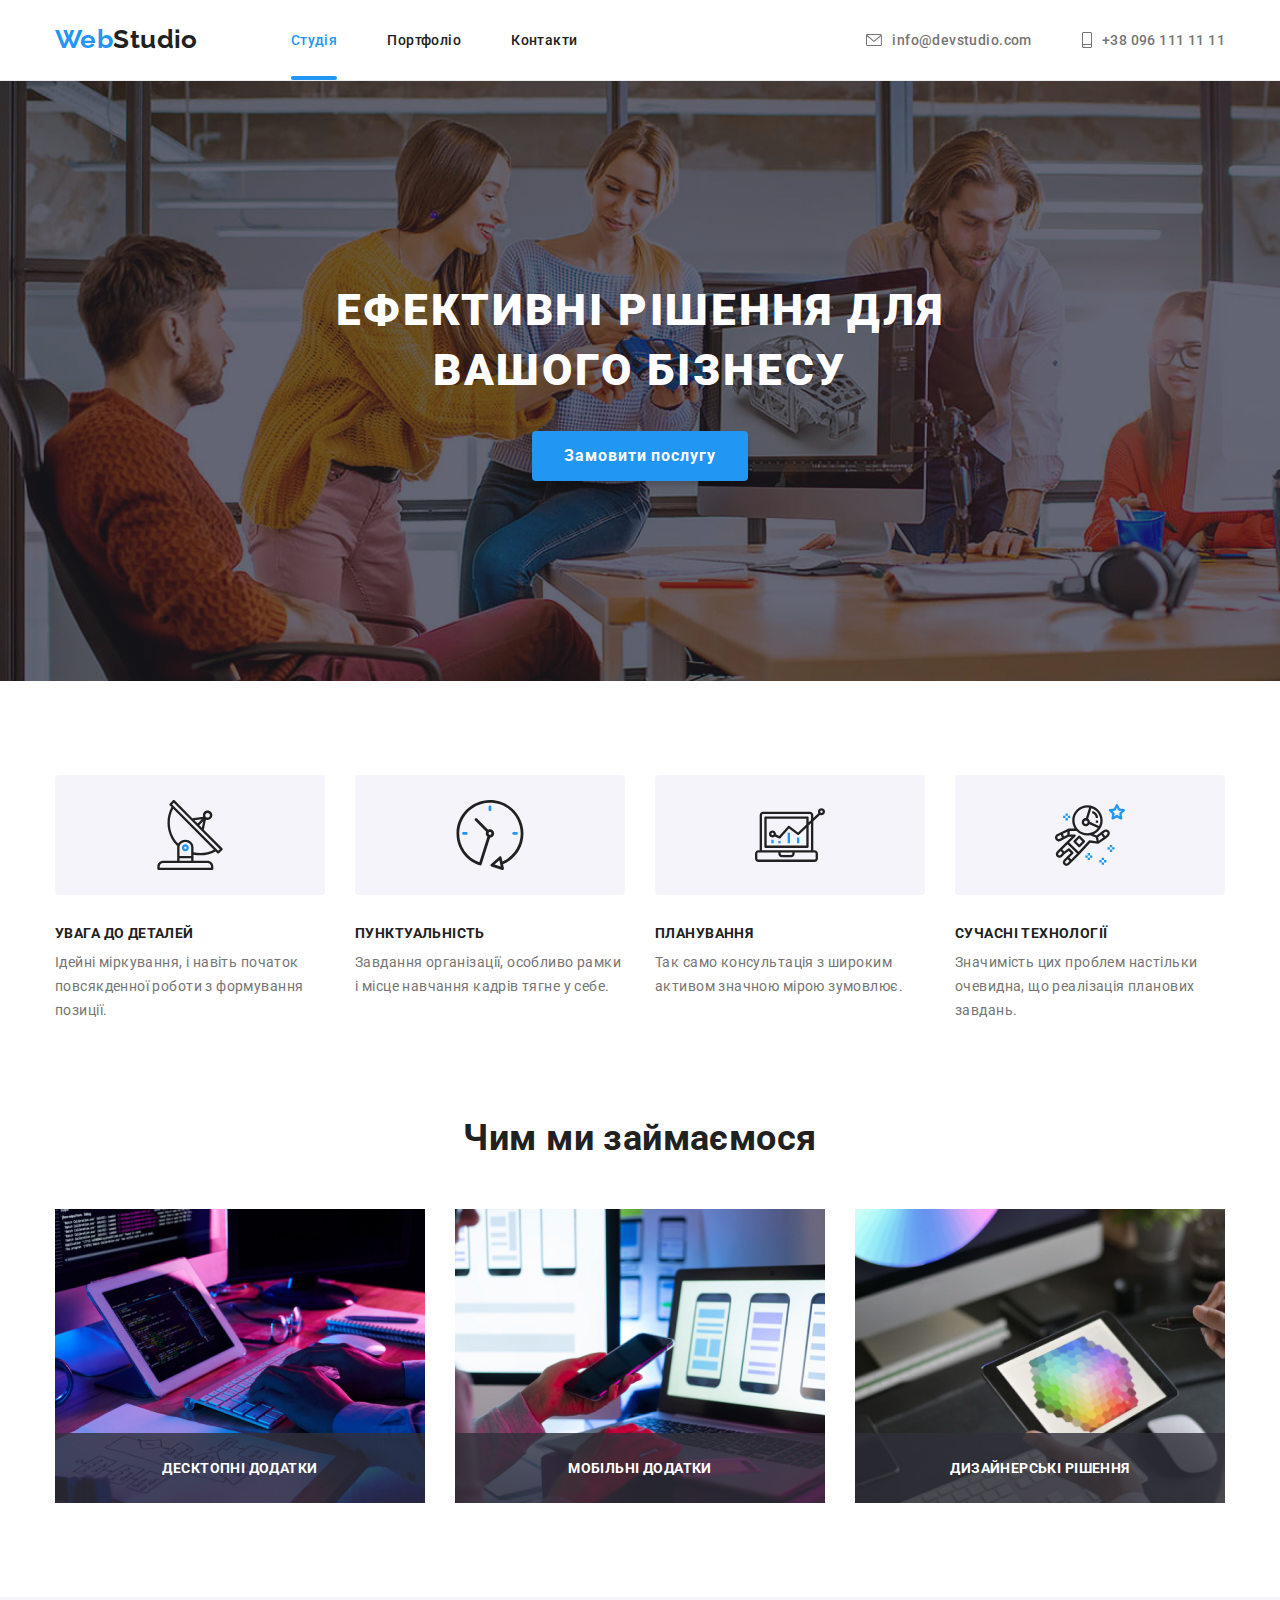
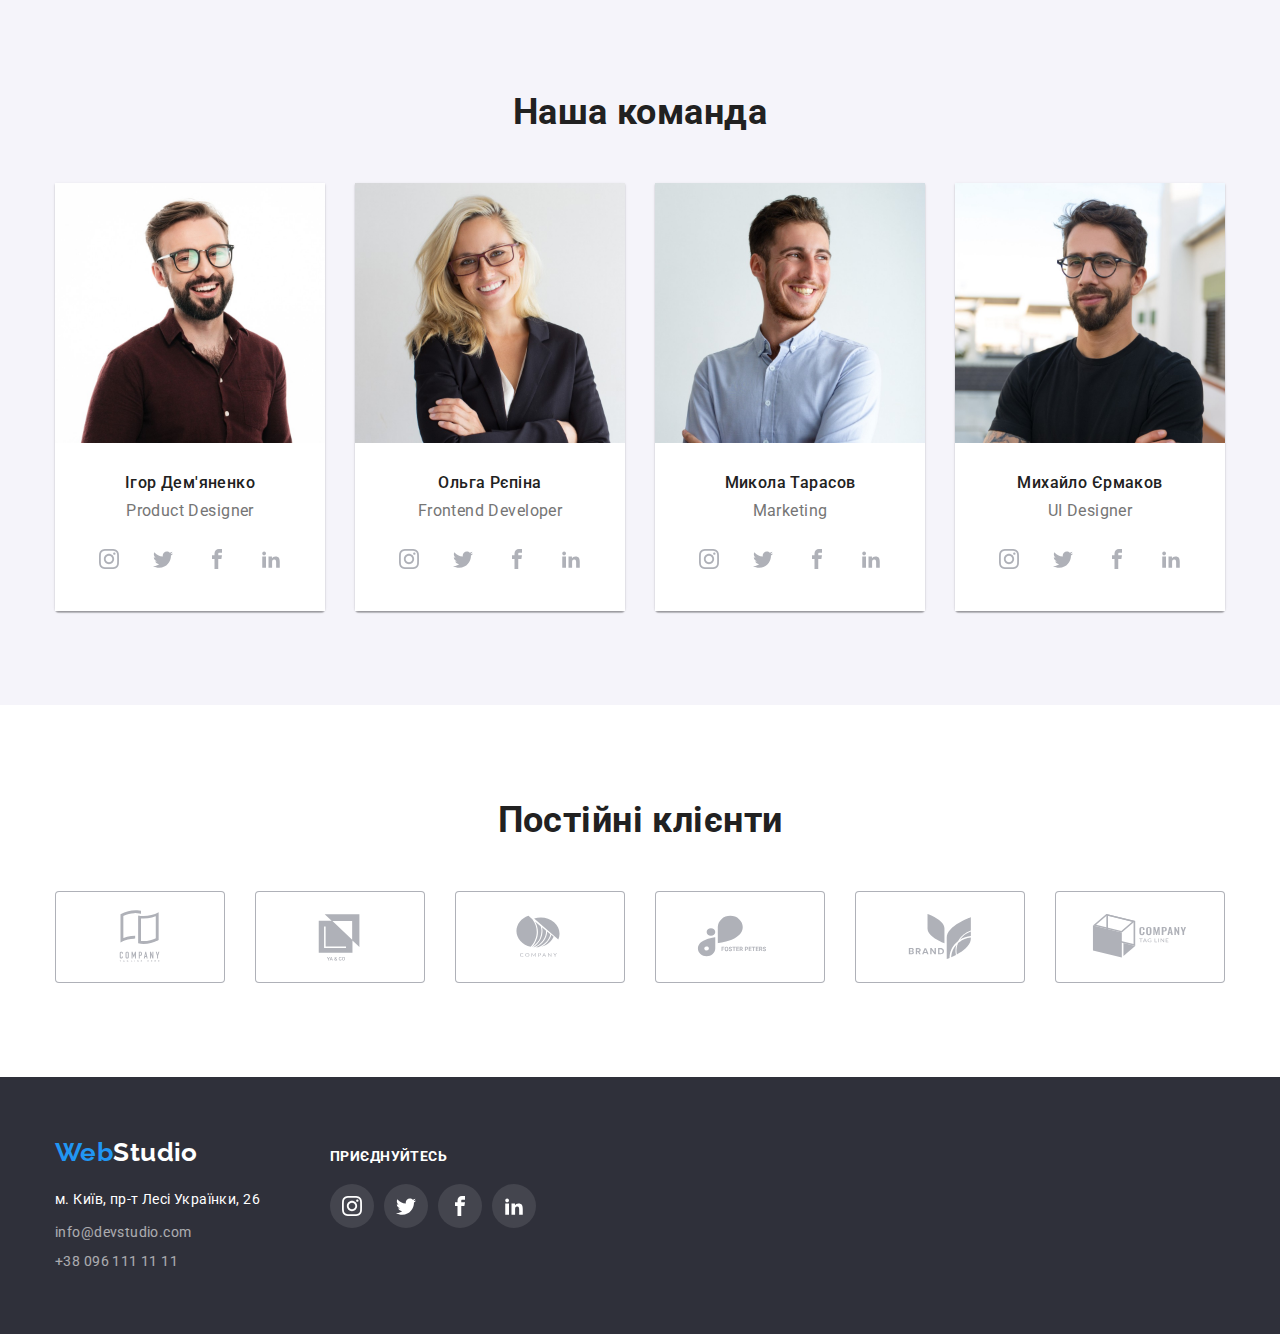
<file: index.html>
<!DOCTYPE html>
<html lang="uk">

<head>
  <meta charset="UTF-8">
  <meta http-equiv="X-UA-Compatible" content="IE=edge">
  <meta name="viewport" content="width=device-width, initial-scale=1.0">

  <link rel="stylesheet" href="css/modern-normalize.css">


  <link rel="preconnect" href="https://fonts.googleapis.com">
  <link rel="preconnect" href="https://fonts.gstatic.com" crossorigin>
  <link href="https://fonts.googleapis.com/css2?family=Raleway:wght@700&family=Roboto:wght@400;500;700;900&display=swap"
    rel="stylesheet">

  <link rel="stylesheet" href="css/styles.css">
  <title>WebStudio - main page</title>
</head>

<body>
  <!-- HEADER -->
  <header class="page-header">
    <div class="container nav-cont">
      <nav class="flex">
        <a class="link logo" href="#"><span class="logo-color">Web</span>Studio</a>
        <ul class="nav-list flex col-gap-header">
          <li><a class="link nav-link active" href="#">Студія</a></li>
          <li><a class="link nav-link" href="portfolio.html">Портфоліо</a></li>
          <li><a class="link nav-link" href="#">Контакти</a></li>
        </ul>
      </nav>
      <ul class="flex col-gap-header nav-address">
        <li>
          <a class="flex nav-address-link" href="mailto:info@devstudio.com">
            <svg class="envelope" width="16px" height="12px">
              <use href="images/icons.svg#icon-envelope"></use>
            </svg>
            info@devstudio.com</a>
        </li>
        <li>
          <a class="flex nav-address-link" href="tel:+380961111111">
            <svg class="smartphone" width="10px" height="16px">
              <use href="images/icons.svg#icon-smartphone"></use>
            </svg>
            +38 096 111 11 11</a>
        </li>
      </ul>
    </div>
  </header>

  <main>
    <!-- SECTION HERO -->
    <section class="section-hero">
      <div class="container">
        <h1 class="page-title">ЕФЕКТИВНІ РІШЕННЯ ДЛЯ ВАШОГО БІЗНЕСУ</h1>
        <button class="btn btn-main" data-modal-open type="button">Замовити послугу</button>
      </div>
    </section>
    <!-- SECTION SPECIALTY -->
    <section class="section section-specialty">
      <div class="container">
        <h2 class="section-title visually-hidden">Наші особливості</h2>
        <ul class="ul-specialty col-gap-main">
          <li class="feature">
            <div class="feature-icon-wrap">
              <svg class="feature-icon">
                <use href="images/icons.svg#icon-antenna"></use>
              </svg>
            </div>
            <h3 class="specialty-title">УВАГА ДО ДЕТАЛЕЙ</h3>
            <p class="specialty-description">Ідейні міркування, і навіть початок повсякденної роботи з формування
              позиції.</p>
          </li>

          <li class="feature">
            <div class="feature-icon-wrap">
              <svg class="feature-icon">
                <use href="images/icons.svg#icon-clock"></use>
              </svg>
            </div>
            <h3 class="specialty-title">ПУНКТУАЛЬНІСТЬ</h3>
            <p class="specialty-description">Завдання організації, особливо рамки і місце навчання кадрів тягне у
              себе.
            </p>
          </li>

          <li class="feature">
            <div class="feature-icon-wrap">
              <svg class="feature-icon">
                <use href="images/icons.svg#icon-diagram"></use>
              </svg>
            </div>
            <h3 class="specialty-title">ПЛАНУВАННЯ</h3>
            <p class="specialty-description">Так само консультація з широким активом значною мірою зумовлює.</p>
          </li>

          <li class="feature">
            <div class="feature-icon-wrap">
              <svg class="feature-icon">
                <use href="images/icons.svg#icon-astronaut"></use>
              </svg>
            </div>
            <h3 class="specialty-title">СУЧАСНІ ТЕХНОЛОГІЇ</h3>
            <p class="specialty-description">Значимість цих проблем настільки очевидна, що реалізація планових
              завдань.
            </p>
          </li>
        </ul>
      </div>
    </section>
    <!-- SECTION WHAT WE DO -->
    <section class="section section-what">
      <div class="container">
        <h2 class="section-title">Чим ми займаємося</h2>
        <ul class="flex col-gap-main">
          <li>
            <div class="what-box">
              <img src="images/box1.jpg" alt="Десктопні додатки" width="370">

              <p class="image-description">Десктопні додатки</p>

            </div>
          </li>
          <li>
            <div class="what-box">
              <img src="images/box2.jpg" alt="Мобільні додатки" width="370">

              <p class="image-description">Мобільні додатки</p>

            </div>

          </li>
          <li>
            <div class="what-box">
              <img src="images/box3.jpg" alt="Дизайнерські рішення" width="370">

              <p class="image-description">Дизайнерські рішення</p>

            </div>
          </li>

        </ul>
      </div>
    </section>
    <!-- SECTION TEAM -->
    <section class="section section-team">
      <div class="container">
        <h2 class="section-title">Наша команда</h2>
        <ul class="flex col-gap-main">
          <li class="team-card">
            <img src="images/IhorDemianenko.jpg" alt="Ігор Дем'яненко" width="270">
            <div class="team-text">
              <h3 class="team-title">Ігор Дем'яненко</h3>
              <p class="team-description">Product Designer</p>
              <ul class="social-icons">
                <li>
                  <a class="team-icons" href="#">
                    <svg class="social-icon">
                      <use href="images/icons.svg#icon-instagram"></use>
                    </svg>
                  </a>
                </li>
                <li>
                  <a class="team-icons" href="#">
                    <svg class="social-icon">
                      <use href="images/icons.svg#icon-twitter"></use>
                    </svg>
                  </a>
                </li>
                <li>
                  <a class="team-icons" href="#">
                    <svg class="social-icon">
                      <use href="images/icons.svg#icon-facebook"></use>
                    </svg>
                  </a>
                </li>
                <li>
                  <a class="team-icons" href="#">
                    <svg class="social-icon">
                      <use href="images/icons.svg#icon-linkedin"></use>
                    </svg>
                  </a>
                </li>
              </ul>
            </div>
          </li>
          <li class="team-card">
            <img src="images/OlhaRepina.jpg" alt="Ольга Рєпіна" width="270">
            <div class="team-text">
              <h3 class="team-title">Ольга Рєпіна</h3>
              <p class="team-description">Frontend Developer</p>
              <ul class="social-icons">
                <li>
                  <a class="team-icons" href="#">
                    <svg class="social-icon">
                      <use href="images/icons.svg#icon-instagram"></use>
                    </svg>
                  </a>
                </li>
                <li>
                  <a class="team-icons" href="#">
                    <svg class="social-icon">
                      <use href="images/icons.svg#icon-twitter"></use>
                    </svg>
                  </a>
                </li>
                <li>
                  <a class="team-icons" href="#">
                    <svg class="social-icon">
                      <use href="images/icons.svg#icon-facebook"></use>
                    </svg>
                  </a>
                </li>
                <li>
                  <a class="team-icons" href="#">
                    <svg class="social-icon">
                      <use href="images/icons.svg#icon-linkedin"></use>
                    </svg>
                  </a>
                </li>
              </ul>
            </div>
          </li>
          <li class="team-card">
            <img src="images/MykolaTarasov.jpg" alt="Микола Тарасов" width="270">
            <div class="team-text">
              <h3 class="team-title">Микола Тарасов</h3>
              <p class="team-description">Marketing</p>
              <ul class="social-icons">
                <li>
                  <a class="team-icons" href="#">
                    <svg class="social-icon">
                      <use href="images/icons.svg#icon-instagram"></use>
                    </svg>
                  </a>
                </li>
                <li>
                  <a class="team-icons" href="#">
                    <svg class="social-icon">
                      <use href="images/icons.svg#icon-twitter"></use>
                    </svg>
                  </a>
                </li>
                <li>
                  <a class="team-icons" href="#">
                    <svg class="social-icon">
                      <use href="images/icons.svg#icon-facebook"></use>
                    </svg>
                  </a>
                </li>
                <li>
                  <a class="team-icons" href="#">
                    <svg class="social-icon">
                      <use href="images/icons.svg#icon-linkedin"></use>
                    </svg>
                  </a>
                </li>
              </ul>
            </div>
          </li>
          <li class="team-card">
            <img src="images/MykhailoYermakov.jpg" alt="Михайло Єрмаков" width="270">
            <div class="team-text">
              <h3 class="team-title">Михайло Єрмаков</h3>
              <p class="team-description">UI Designer</p>
              <ul class="social-icons">
                <li>
                  <a class="team-icons" href="#">
                    <svg class="social-icon">
                      <use href="images/icons.svg#icon-instagram"></use>
                    </svg>
                  </a>
                </li>
                <li>
                  <a class="team-icons" href="#">
                    <svg class="social-icon">
                      <use href="images/icons.svg#icon-twitter"></use>
                    </svg>
                  </a>
                </li>
                <li>
                  <a class="team-icons" href="#">
                    <svg class="social-icon">
                      <use href="images/icons.svg#icon-facebook"></use>
                    </svg>
                  </a>
                </li>
                <li>
                  <a class="team-icons" href="#">
                    <svg class="social-icon">
                      <use href="images/icons.svg#icon-linkedin"></use>
                    </svg>
                  </a>
                </li>
              </ul>
            </div>
          </li>
        </ul>
      </div>
    </section>
    <!-- SECTION CLIENTS -->
    <section class="section clients">
      <div class="container">
        <h2 class="section-title">Постійні клієнти</h2>
        <ul class="client-links">
          <li>
            <a class="client-logo" href="#">
              <svg class="client-icon">
                <use href="images/icons.svg#icon-Client-1"></use>
              </svg>
            </a>
          </li>
          <li>
            <a class="client-logo" href="#">
              <svg class="client-icon">
                <use href="images/icons.svg#icon-Client-2"></use>
              </svg>
            </a>
          </li>
          <li>
            <a class="client-logo" href="#">
              <svg class="client-icon">
                <use href="images/icons.svg#icon-Client-3"></use>
              </svg>
            </a>
          </li>
          <li>
            <a class="client-logo" href="#">
              <svg class="client-icon">
                <use href="images/icons.svg#icon-Client-4"></use>
              </svg>
            </a>
          </li>
          <li>
            <a class="client-logo" href="#">
              <svg class="client-icon">
                <use href="images/icons.svg#icon-Client-5"></use>
              </svg>
            </a>
          </li>
          <li>
            <a class="client-logo" href="#">
              <svg class="client-icon">
                <use href="images/icons.svg#icon-Client-6"></use>
              </svg>
            </a>
          </li>
        </ul>
      </div>
    </section>
  </main>
  <!-- FOOTER -->
  <footer class="page-footer ">
    <div class="container footer-flex">
      <div>
        <a class="link logo footer-logo" href="#"><span class="logo-color">Web</span>Studio</a>
        <address class="address-footer">
          <p class="address-margin">м. Київ, пр-т Лесі Українки, 26</p>
          <ul>
            <li>
              <a class="link-footer company-address address-margin"
                href="mailto:info@devstudio.com">info@devstudio.com</a>
            </li>
            <li>
              <a class="link-footer company-address" href="tel:+380961111111">+38 096 111 11 11</a>
            </li>
          </ul>
        </address>
      </div>
      <div>
        <p class="social-title">ПРИЄДНУЙТЕСЬ</p>
        <ul class="footer-social">
          <li>
            <a class="footer-icons" href="#">
              <svg class="social-icon">
                <use href="images/icons.svg#icon-instagram"></use>
              </svg>
            </a>
          </li>
          <li>
            <a class="footer-icons" href="#">
              <svg class="social-icon">
                <use href="images/icons.svg#icon-twitter"></use>
              </svg>
            </a>
          </li>
          <li>
            <a class="footer-icons" href="#">
              <svg class="social-icon">
                <use href="images/icons.svg#icon-facebook"></use>
              </svg>
            </a>
          </li>
          <li>
            <a class="footer-icons" href="#">
              <svg class="social-icon">
                <use href="images/icons.svg#icon-linkedin"></use>
              </svg>
            </a>
          </li>
        </ul>
      </div>
    </div>
  </footer>
  <!-- MODAL -->
  <div class="backdrop is-hidden" data-modal>
    <div class="modal">
      <button class="modal-btn" data-modal-close>
        <svg class="icon-close">
          <use href="./images/icons.svg#icon-close"></use>
        </svg>
      </button>
    </div>
  </div>
  <script src="./js/modal.js"></script>
</body>

</html>
</file>
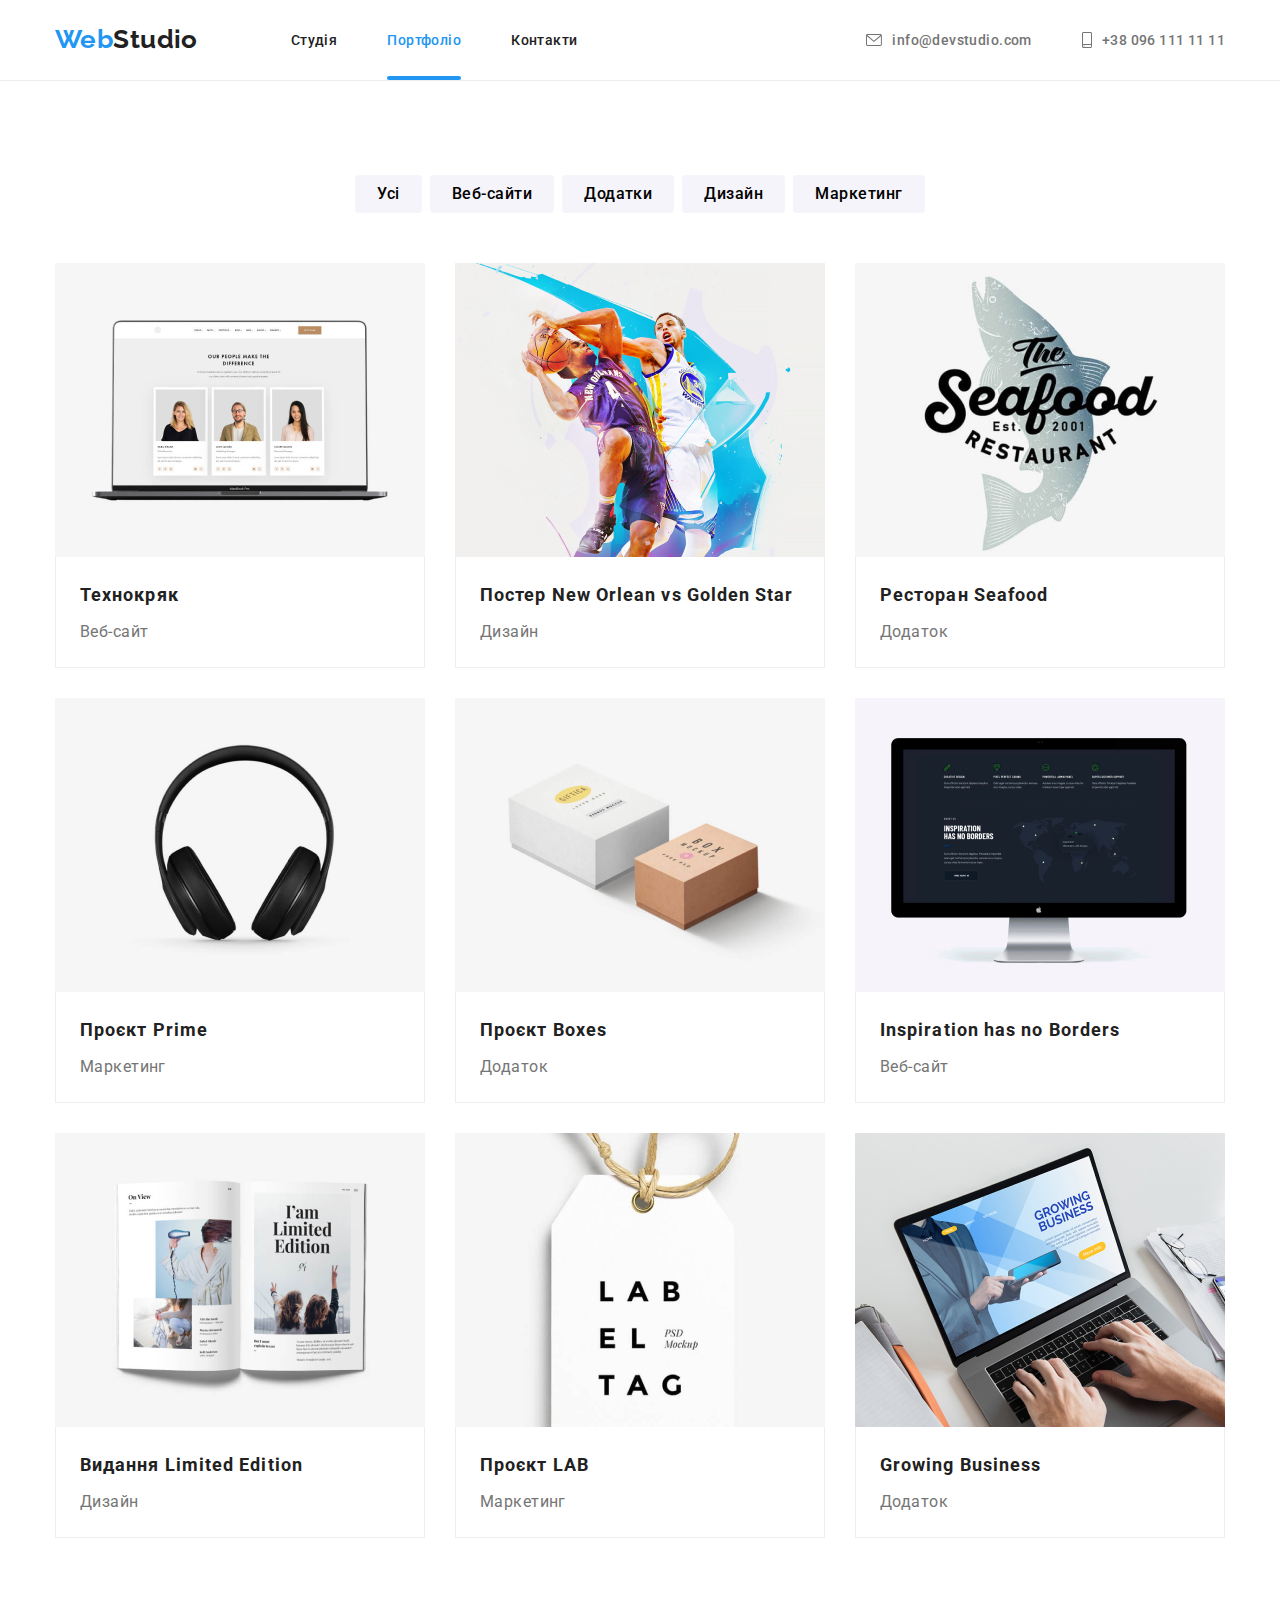
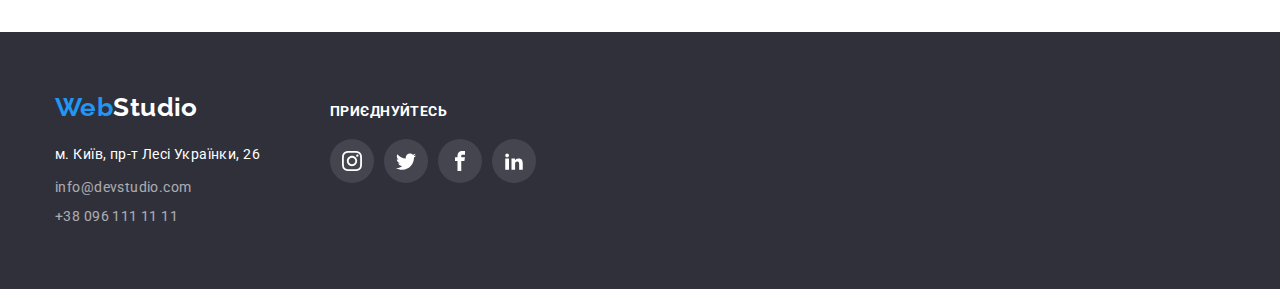
<file: portfolio.html>
<!DOCTYPE html>
<html lang="uk">

<head>
  <meta charset="UTF-8">
  <meta http-equiv="X-UA-Compatible" content="IE=edge">
  <meta name="viewport" content="width=device-width, initial-scale=1.0">

  <link rel="stylesheet" href="css/modern-normalize.css">



  <link rel="preconnect" href="https://fonts.googleapis.com">
  <link rel="preconnect" href="https://fonts.gstatic.com" crossorigin>
  <link href="https://fonts.googleapis.com/css2?family=Raleway:wght@700&family=Roboto:wght@400;500;700;900&display=swap"
    rel="stylesheet">

  <link rel="stylesheet" href="css/styles.css">
  <title>Portfolio</title>
</head>

<body>
  <header class="page-header">
    <div class="container nav-cont">
      <nav class="flex">
        <a class="link logo" href="#"><span class="logo-color">Web</span>Studio</a>
        <ul class="nav-list flex col-gap-header">
          <li><a class="link nav-link" href="index.html">Студія</a></li>
          <li><a class="link nav-link active" href="#">Портфоліо</a></li>
          <li><a class="link nav-link" href="#">Контакти</a></li>
        </ul>
      </nav>
      <ul class="flex col-gap-header nav-address">
        <li>
          <a class="flex nav-address-link" href="mailto:info@devstudio.com">
            <svg class="envelope" width="16px" height="12px">
              <use href="images/icons.svg#icon-envelope"></use>
            </svg>
            info@devstudio.com</a>
        </li>
        <li>
          <a class="flex nav-address-link" href="tel:+380961111111">
            <svg class="smartphone" width="10px" height="16px">
              <use href="images/icons.svg#icon-smartphone"></use>
            </svg>
            +38 096 111 11 11</a>
        </li>
      </ul>
    </div>
  </header>

  <main>
    <section class="section">
      <ul class="container">
        <h1 class="page-title visually-hidden">Портфоліо</h1>
        <ul class="flex col-gap-portfolio portfolio-ul">
          <li>
            <button class="btn btn-filter" type="button">Усі</button>
          </li>
          <li>
            <button class="btn btn-filter" type="button">Веб-сайти</button>
          </li>
          <li>
            <button class="btn btn-filter" type="button">Додатки</button>
          </li>
          <li>
            <button class="btn btn-filter" type="button">Дизайн</button>
          </li>
          <li>
            <button class="btn btn-filter" type="button">Маркетинг</button>
          </li>
        </ul>


        <ul class="list-style portfolio">
          <li>
            <a class="portfolio-link" href="#">
              <div class="portfolio-img">
                <img src="images/portfolio/img.jpg" alt="Зображення веб-сайту" width="370px">
                <div class="overlay">
                  <p class="hover-description">Ресурс пропонує комплексні пропозиції з різним рівнем функціоналу та
                    сервісів. Все це дозволить відвідувачу отримати вичерпні відомості про компанію чи приватну особу.
                  </p>
                </div>
              </div>
              <div class="portfolio-card">
                <h2 class="portfolio-project-title">Технокряк</h2>
                <p class="portfolio-description">Веб-сайт</p>
              </div>
            </a>
          </li>
          <li>
            <a class="portfolio-link" href="#">
              <img src="images/portfolio/img1.jpg" alt="Дизайн постеру" width="370px">
              <div class="portfolio-card">
                <h2 class="portfolio-project-title">Постер New Orlean vs Golden Star</h2>
                <p class="portfolio-description">Дизайн</p>
              </div>
            </a>
          </li>
          <li>
            <a class="portfolio-link" href="#">
              <img src="images/portfolio/img2.jpg" alt="Логотип ресторану Seafood" width="370px">
              <div class="portfolio-card">
                <h2 class="portfolio-project-title">Ресторан Seafood</h2>
                <p class="portfolio-description">Додаток</p>
              </div>
            </a>
          </li>
          <li>
            <a class="portfolio-link" href="#">
              <img src="images/portfolio/img3.jpg" alt="Зображення навушників" width="370px">
              <div class="portfolio-card">
                <h2 class="portfolio-project-title">Проєкт Prime</h2>
                <p class="portfolio-description">Маркетинг</p>
              </div>
            </a>
          </li>
          <li>
            <a class="portfolio-link" href="#">
              <img src="images/portfolio/img4.jpg" alt="Зображення коробок" width="370px">
              <div class="portfolio-card">
                <h2 class="portfolio-project-title">Проєкт Boxes</h2>
                <p class="portfolio-description">Додаток</p>
              </div>
            </a>
          </li>
          <li>
            <a class="portfolio-link" href="#">
              <img src="images/portfolio/img5.jpg" alt="Сторінка веб-сайту" width="370px">
              <div class="portfolio-card">
                <h2 class="portfolio-project-title">Inspiration has no Borders</h2>
                <p class="portfolio-description">Веб-сайт</p>
              </div>
            </a>
          </li>
          <li>
            <a class="portfolio-link" href="#">
              <img src="images/portfolio/img6.jpg" alt="Дизайн Видання Limited Edition" width="370px">
              <div class="portfolio-card">
                <h2 class="portfolio-project-title">Видання Limited Edition</h2>
                <p class="portfolio-description">Дизайн</p>
              </div>
            </a>
          </li>
          <li>
            <a class="portfolio-link" href="#">
              <img src="images/portfolio/img7.jpg" alt="Макет лейблу" width="370px">
              <div class="portfolio-card">
                <h2 class="portfolio-project-title">Проєкт LAB</h2>
                <p class="portfolio-description">Маркетинг</p>
              </div>
            </a>
          </li>
          <li>
            <a class="portfolio-link" href="#">
              <img src="images/portfolio/img8.jpg" alt="Відкритий веб-додаток" width="370px">
              <div class="portfolio-card">
                <h2 class="portfolio-project-title">Growing Business</h2>
                <p class="portfolio-description">Додаток</p>
              </div>
            </a>
          </li>
        </ul>

        </div>
    </section>
  </main>

  <footer class="page-footer flex">
    <div class="container footer-flex">
      <div>
        <a class="link logo footer-logo" href="#"><span class="logo-color">Web</span>Studio</a>
        <address class="address-footer">
          <p class="address-margin">м. Київ, пр-т Лесі Українки, 26</p>
          <ul>
            <li>
              <a class="link-footer company-address address-margin"
                href="mailto:info@devstudio.com">info@devstudio.com</a>
            </li>
            <li>
              <a class="link-footer company-address" href="tel:+380961111111">+38 096 111 11 11</a>
            </li>
          </ul>
        </address>
      </div>
      <div>
        <p class="social-title">ПРИЄДНУЙТЕСЬ</p>
        <ul class="footer-social">
          <li>
            <a class="footer-icons" href="#">
              <svg class="social-icon">
                <use href="images/icons.svg#icon-instagram"></use>
              </svg>
            </a>
          </li>
          <li>
            <a class="footer-icons" href="#">
              <svg class="social-icon">
                <use href="images/icons.svg#icon-twitter"></use>
              </svg>
            </a>
          </li>
          <li>
            <a class="footer-icons" href="#">
              <svg class="social-icon">
                <use href="images/icons.svg#icon-facebook"></use>
              </svg>
            </a>
          </li>
          <li>
            <a class="footer-icons" href="#">
              <svg class="social-icon">
                <use href="images/icons.svg#icon-linkedin"></use>
              </svg>
            </a>
          </li>
        </ul>
      </div>
    </div>
  </footer>

</body>

</html>
</file>
<file: css/styles.css>
:root {
  --body-background-color: #fff;
  --header-background-color: #ECECEC;
  --dark-background-color: #2F303A;
  --section-light-background-color: #F5F4FA;
  --dark-text-color: #212121;
  --main-text-color: #757575;
  --white-text-color: #fff;
  --highlited-text-color: #2196f3;
}

body {
  font-family: 'Roboto', sans-serif;
  font-size: 14px;
  letter-spacing: 0.03em;


  width: 100%;
  
  background-color: var(--body-background-color);
  color: var(--main-text-color);
}

ul {
  list-style: none;
  padding: 0;
  margin: 0;
}

img {
  display: block;
  max-width: 100%;
  height: auto;
}

h1, h2, h3, h4, h5, h6, p {
  margin: 0;
}

h3 {
  font-size: 14px;
  margin-bottom: 10px;
}

.section-title,
.specialty-title,
.team-title {
  color: var(--dark-text-color);
}

.visually-hidden {
  position: absolute;
  width: 1px;
  height: 1px;
  margin: -1px;
  border: 0;
  padding: 0;
  
  white-space: nowrap;
  clip-path: inset(100%);
  clip: rect(0 0 0 0);
  overflow: hidden;
}

.page-header {
  border-bottom: 1px solid var(--header-background-color);
  background-color: var(--white-text-color);
}

.logo {
  font-family: 'Raleway';
  font-style: normal;
  font-size: 26px;
  line-height: 1.19;

  padding-top: 24px;
  padding-bottom: 25px;

  transition: color 250ms cubic-bezier(0.4, 0, 0.2, 1);
}
.link.logo {
    font-weight: 700;
}

.logo:hover,
.logo:focus {
  color: var(--highlited-text-color);
}

.logo-color {
  color: var(--highlited-text-color);
}
.nav-link.active {
  position: relative;
}
.nav-link.active::after {
  content: "";

  position: absolute;
  bottom: 0;
  left: 0;
  width: 100%;
  height: 4px;
  border-radius: 2px;
  background-color: var(--highlited-text-color);
}
.nav-cont {
  display: flex;
}

.nav-address {
  margin-left: auto;
}

.nav-address-link {
  font-weight: 500;
  text-decoration: none;
  color: var(--main-text-color);

  transition: color 250ms cubic-bezier(0.4, 0, 0.2, 1);
}

.nav-address-link:hover,
.nav-address-link:focus{
  color: var(--highlited-text-color);
}

.section-hero {
  max-width: 1600px;
  height: 600px;
  margin: 0 auto;
  text-align: center;
  padding: 200px 0;
  background-image: linear-gradient(rgba(47, 48, 58, 0.4), rgba(47, 48, 58, 0.4)), url(../images/section-hero.jpg);
  background-repeat: no-repeat;
  background-size: cover;

  background-color: var(--dark-background-color);
}

.page-title {

  font-size: 44px;
  font-weight: 900;
  line-height: 1.36;
  text-align: center;
  letter-spacing: 0.06em;

  margin: 0 auto;
  margin-bottom: 30px;

  width: 696px;
  color: var(--white-text-color);
}

.section-title {
  font-weight: 700;
  font-size: 36px;
  line-height: 1.17;
  text-align: center;

  margin-bottom: 50px ;

}


.feature {
  width: 270px;
}

.section-specialty {
  padding-top: 0;
}

.specialty-title {
  font-weight: 700;
  line-height: 1.17;
}

.ul-specialty {
  display: flex;
}

.specialty-description {
  line-height: 1.71;
}

.section.section-what {
  padding-top: 0;
}

.what-box {
  position: relative;
}

.image-description {
  position: absolute;
  bottom: 0px;

  display: flex;
  align-items: center;
  justify-content: center;



  font-weight: 700;
  text-transform: uppercase;
  color: var(--white-text-color);
  background: #2F303ACC;
  width: 100%;
  height: 70px;
}

.section-team {
  background-color: var(--section-light-background-color);
}

.team-card {
  box-shadow: 0px 1px 3px rgba(0, 0, 0, 0.12), 
              0px 1px 1px rgba(0, 0, 0, 0.14), 
              0px 2px 1px rgba(0, 0, 0, 0.2);
  border-radius: 0px 0px 4px 4px;

}
.team-text {
  padding: 30px 0;
  background-color: var(--body-background-color);
}

.team-title {
  font-weight: 500;
  font-size: 16px;
  line-height: 1.1875;
  text-align: center;

  margin-bottom: 10px;
}

.team-description {
  font-size: 16px;
  line-height: 1.18;
  text-align: center;
  margin-bottom: 16px;
}


.nav-list {
  margin-left: 93px;
  color: var(--dark-text-color);
  
}

.page-footer {
  background-color: var(--dark-background-color);
  padding: 60px 0;
}

.page-footer,
.link.footer-logo {
  color: var(--white-text-color);
}

.address-footer {
  font-style: normal;
  line-height: 1.71;
  margin-top: 20px;
}

.link-footer {
  transition: color 250ms cubic-bezier(0.4, 0, 0.2, 1);
}

.link-footer:hover,
.link-footer:focus {
  color:  var(--highlited-text-color);
}

.address-margin {
  display: inline-block;
  margin-bottom: 9px;
}

.company-address {
  font-weight: normal;
  opacity: .6;
  text-decoration: none;
  line-height: 1.14;

  color: var(--white-text-color);
}


.nav-link {
  padding: 32px 0;
}

.link {
  font-weight: 500;
  text-decoration: none;

  color: var(--dark-text-color);
  transition: color 250ms cubic-bezier(0.4, 0, 0.2, 1);
}

.link:hover,
.link:focus {
  color:  var(--highlited-text-color);
}

.link.active {
  color: var(--highlited-text-color);
 
}

.btn {
  cursor: pointer;
}

.btn-main {
  
  font-weight: 700;
  font-size: 16px;
  line-height: 1.88;


  text-align: center;
  letter-spacing: 0.06em;

  background: #2196F3;
  color: var(--white-text-color);
  
  box-shadow: 0px 4px 4px rgba(0, 0, 0, 0.15);
  border: none;
  border-radius: 4px;

  padding: 10px 32px;
  margin: auto;
}

.btn-filter {
  border: none;
  border-radius: 4px;

  font-weight: 500;
  font-size: 16px;
  line-height: 1.62;
  letter-spacing: 0.03em;

  text-align: center;

  padding: 6px 22px;
  background-color: var(--section-light-background-color);

  transition: color 250ms cubic-bezier(0.4, 0, 0.2, 1), filter 250ms cubic-bezier(0.4, 0, 0.2, 1), background-color 250ms cubic-bezier(0.4, 0, 0.2, 1) ;
}

.btn-filter:hover,
.btn-filter:focus {
  background-color: var(--highlited-text-color);
  color: var(--white-text-color);

  filter: drop-shadow(0px 4px 4px rgba(0, 0, 0, 0.25));
}

.section {
  padding: 94px 0;
}

.portfolio-ul {
  margin-bottom: 50px;
}

.portfolio {
  display: flex;
  gap: 30px;
  flex-wrap: wrap;
}
.portfolio-link {
  text-decoration: none;
  display: block;
  transition: box-shadow 250ms cubic-bezier(0.4, 0, 0.2, 1);
}

.portfolio-link:hover,
.portfolio-link:focus{
box-shadow: 0px 4px 4px rgba(0, 0, 0, 0.25);
}



.portfolio-img {
  position: relative;
}

.overlay {
  position: absolute;
  bottom: 0;
  left: 0;
  right: 0;
  background-color: rgba(33, 150, 243, 0.9);
  overflow: hidden;
  width: 100%;
  height: 0;
  transition: height 250ms cubic-bezier(0.4, 0, 0.2, 1);

}

.portfolio-link:hover .overlay,
.portfolio-link:focus .overlay{
  height: 100%;
}

.hover-description {
  position: absolute;
  top: 50%;
  transform: translateY(-50%);
  left: 24px;


  font-size: 18px;
  line-height: 1.56;
  color: var(--white-text-color);
}

.portfolio-card{
  border-bottom: 1px solid #EEEEEE;
  border-left: 1px solid #EEEEEE;
  border-right: 1px solid #EEEEEE;
  padding: 20px 24px;
}

.portfolio-project-title {
  font-weight: 700;
  font-size: 18px;
  line-height: 2;
  margin-bottom: 4px;
  letter-spacing: 0.06em;

  color: var(--dark-text-color);
}

.portfolio-description {
  font-style: normal;
  font-weight: 400;
  font-size: 16px;
  line-height: 1.88;


  color: var(--main-text-color);
}

.flex {
  display: flex;
  justify-content: center;
  align-items: center;
}

.col-gap-header {
  column-gap: 50px;
}

.col-gap-main {
  column-gap: 30px;
}

.col-gap-portfolio {
  column-gap: 8px;
}

.container {
  width: 1200px;
  margin: 0 auto;
  padding: 0 15px;
}


.envelope, .smartphone {
  fill: currentColor;
  margin-right: 10px;
  transition: fill 250ms cubic-bezier(0.4, 0, 0.2, 1) ;
  
}

.smartphone:hover,
.smartphone:focus,
.envelope:hover,
.envelope:focus {
  fill:  var(--highlited-text-color);
}

.feature-icon-wrap {
  display: flex;
  align-items: center;
  justify-content: center;
  width: 270px;
  height: 120px;
  margin-bottom: 30px;
  background-color: rgba(245, 244, 250, 1);
  border-radius: 4px;
}

.feature-icon {
  width: 70px;
  height: 70px;
}

.social-icons {
  display: flex;
  align-items: center;
  justify-content: center;
  column-gap: 10px;
}

.team-icons {
  display: flex;
  justify-content: center;
  align-items: center;

  fill: #AFB1B8;
  width: 44px;
  height: 44px;
  border-radius: 50%;
  transition: fill 250ms cubic-bezier(0.4, 0, 0.2, 1), background-color 250ms cubic-bezier(0.4, 0, 0.2, 1) ;
}

.social-icon {
  width: 20px;
  height: 20px;
}

.team-icons:hover,
.team-icons:focus{
  background-color: var(--highlited-text-color);
  fill: var(--white-text-color);
}
.client-links {
  display: flex;
  align-content: center;
  justify-content: center;
  gap: 30px;
}
.client-logo {
  display: flex;
  justify-content: center;
  align-items: center;
  fill: #AFB1B8;
  width: 170px;
  height: 92px;
  box-shadow:0px 0px 0px 1px #AFB1B8 inset;
  border-radius: 4px;

  transition: box-shadow 250ms cubic-bezier(0.4, 0, 0.2, 1), fill 250ms cubic-bezier(0.4, 0, 0.2, 1);
}

.client-logo:hover,
.client-logo:focus {
  fill: var(--highlited-text-color);
  box-shadow:0px 0px 0px 1px var(--highlited-text-color) inset;

}

.client-icon {
  width: 106px;
  height: 60px;
}

.footer-flex {
  display: flex;
  column-gap: 70px;
  align-items: baseline;
}

.footer-social {
  display: flex;
  gap: 10px;
}



.footer-icons {
  display: flex;
  justify-content: center;
  align-items: center;
  fill: #fff;
  background-color: rgba(255, 255, 255, 0.1);
  
  width: 44px;
  height: 44px;
  border-radius: 50%;
  transition: background-color 250ms cubic-bezier(0.4, 0, 0.2, 1) ;
}

.footer-icons:hover,
.footer-icons:focus {
  background-color: var(--highlited-text-color);
}

.social-title {
  font-weight: bold;
  margin-bottom: 20px;
}


.backdrop {
  position: fixed;
  top: 0;
  left: 0;

  width: 100%;
  height: 100%;

  background-color: rgba(0, 0, 0, 0.3);

  transition: opacity 350ms, visibility 350ms;
}

.backdrop.is-hidden {
  opacity: 0;
  visibility: hidden;
  pointer-events: none;
}

.modal {
  position: absolute;
  top: 50%;
  left: 50%;
  transform: translate(-50%, -50%) scale(1);
  opacity: 1;
  width: 528px;
  height: 581px;

  background-color: var(--white-text-color);
  border-radius: 4px;

  transition: transform 150ms 300ms, opacity 150ms 300ms;
}

.backdrop.is-hidden .modal {
 transform: translate(-50%, -50%) scale(0.1);
 opacity: 0;
}

.modal-btn {
  position: absolute;
  top: 8px;
  right: 8px;

  display: inline-flex;
  align-items: center;
  justify-content: center;

  width: 30px;
  height: 30px;
  padding: 0;

  background-color: #fff;
  border: 1px solid rgba(0, 0, 0, 0.1);
  border-radius: 50%;
  padding: 0;

  cursor: pointer;
}

.icon-close {
  fill: #000;

  width: 15px;
  height: 15px;
}
</file>
